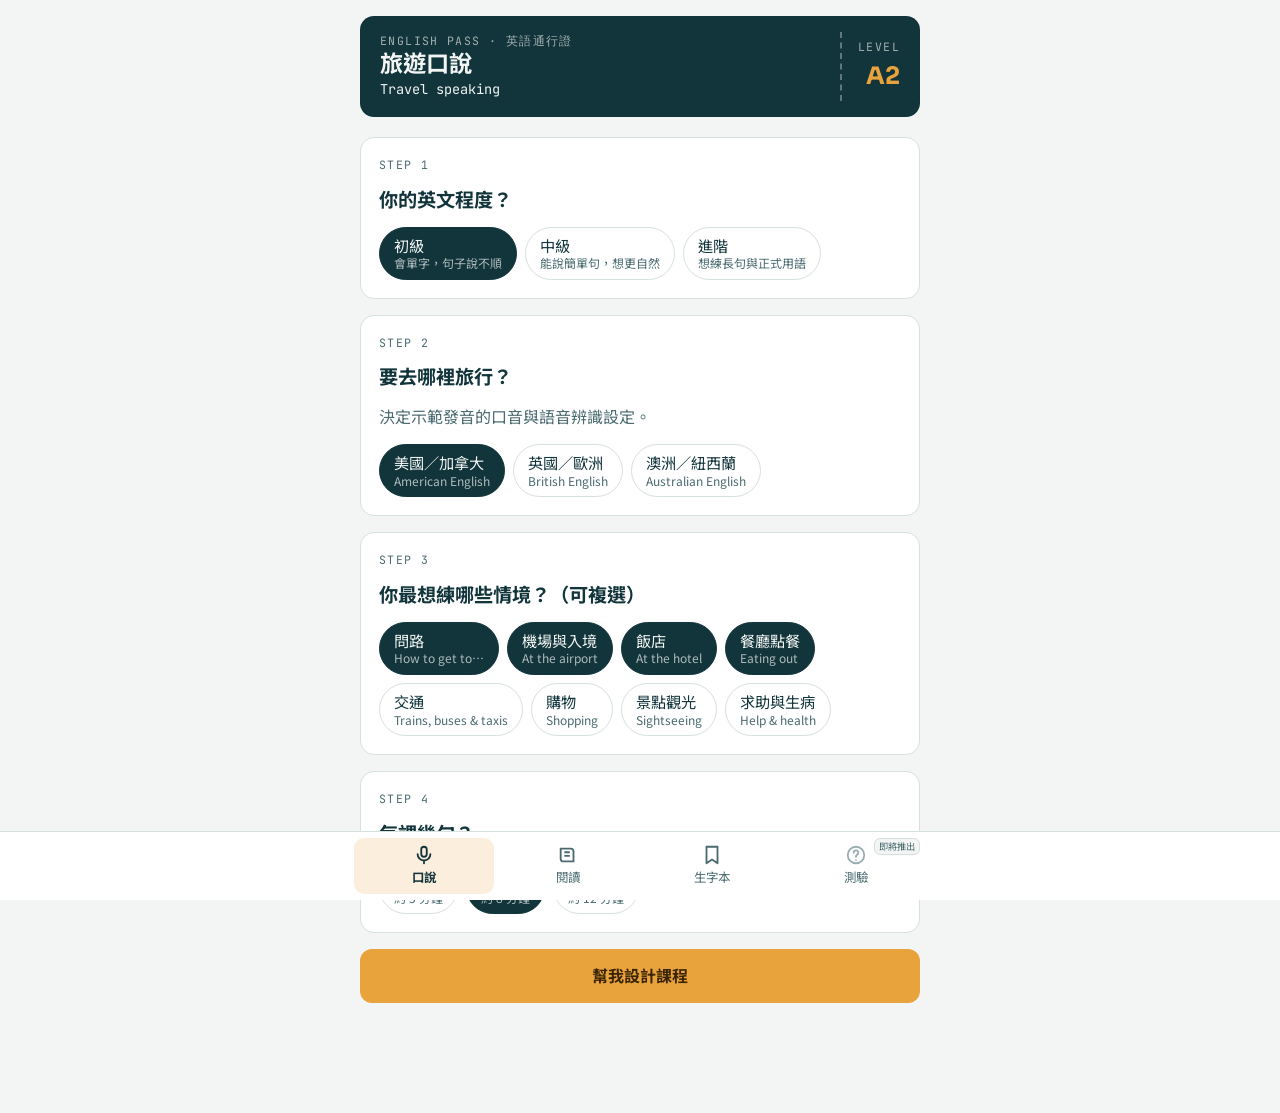
<file: index.html>
<!doctype html>
<html lang="zh-Hant">
<head>
<meta charset="utf-8">
<meta name="viewport" content="width=device-width, initial-scale=1, viewport-fit=cover">
<title>English Pass 英語通行證</title>
<link rel="preconnect" href="https://fonts.googleapis.com">
<link rel="stylesheet" href="https://fonts.googleapis.com/css2?family=Sora:wght@500;700&family=Noto+Sans+TC:wght@400;500;700&family=Noto+Serif+TC:wght@500;700&family=JetBrains+Mono:wght@500&display=swap">
<link rel="stylesheet" href="css/app.css">
</head>
<body>
<div class="wrap">

  <!-- 共用標頭：各模組用 App.setHeader() 改標題；#hdrAction 給模組放一個動作按鈕 -->
  <header class="ticket">
    <div>
      <div class="label">English Pass · 英語通行證</div>
      <h1 id="hdrTitle">English Pass</h1>
      <div class="route" id="hdrSub"></div>
    </div>
    <div class="stub">
      <div class="label">Level</div>
      <b id="hdrLevel">—</b>
    </div>
    <button class="menu-btn" id="hdrAction" hidden></button>
  </header>

  <!-- 模組畫面掛載點 -->
  <main id="view"></main>

  <!-- 共用單字卡 -->
  <div class="ws-back" id="wsBack" hidden></div>
  <div class="word-sheet" id="wordSheet" role="dialog" aria-label="單字解說" hidden>
    <button class="linkbtn" id="wsPrev" hidden style="align-self:flex-start"></button>
    <div class="ws-head">
      <div>
        <div class="ws-word" id="wsWord"></div>
        <div class="ws-base" id="wsBase" hidden></div>
        <div class="ws-pos" id="wsPos"></div>
        <div class="phon">
          <span class="ph-tag">KK</span><span class="ph" id="wsKK"></span>
          <span class="ph-tag">IPA</span><span class="ph" id="wsIpa"></span>
        </div>
      </div>
      <button class="btn btn-ghost" id="wsClose" style="padding:6px 12px" aria-label="關閉">✕</button>
    </div>
    <div class="row">
      <button class="btn btn-dark" id="wsPlay">▶ 發音</button>
      <button class="btn btn-ghost" id="wsSlow">慢速</button>
    </div>
    <div>
      <div class="label">意思</div>
      <div class="ws-zh" id="wsZh"></div>
    </div>
    <div id="wsParts" hidden>
      <div class="label">字的組成</div>
      <div class="formula" id="wsFormula"></div>
      <div class="ws-story" id="wsStory"></div>
    </div>
    <div id="wsFamily" hidden>
      <div class="label">字根家族 · 一次記一串</div>
      <p class="fam-tip">同一個字根的字意思相近，點任何一個字可以繼續往下學。</p>
      <div id="wsFamilyBody"></div>
    </div>
    <div id="wsPhrases" hidden>
      <div class="label">常用片語</div>
      <ul class="phrase-list" id="wsPhraseList"></ul>
    </div>
    <div class="ws-foot">
      <button class="btn btn-ghost" id="wsSave" aria-pressed="false">＋ 加入生字本</button>
      <a class="linkbtn" id="wsMore" href="#" target="_blank" rel="noopener">劍橋英漢字典 ↗</a>
    </div>
  </div>
</div>

<!-- 底部分頁：由已註冊的模組自動產生 -->
<nav class="tabs" id="tabs" aria-label="功能"></nav>

<!-- 1. 核心 -->
<script src="js/core/app.js"></script>
<script src="js/core/speech.js"></script>
<script src="js/core/dict.js"></script>

<!-- 2. 內容包（新增一期新聞：複製一個 data/news/*.js 並在這裡加一行） -->
<script src="data/speaking/travel.js"></script>
<script src="data/news/2026-09-25.js"></script>
<script src="data/roots.js"></script>  <!-- 字根家族與片語：放在內容包最後，只補字典沒有的字 -->

<!-- 3. 功能模組（新增功能：在 js/modules/ 加檔案並在這裡加一行） -->
<script src="js/modules/speaking.js"></script>
<script src="js/modules/reading.js"></script>
<script src="js/modules/wordbook.js"></script>
<script src="js/modules/soon.js"></script>

<script>App.start();</script>
</body>
</html>
</file>
<file: css/app.css>
/* English Pass — 共用樣式（tokens、元件）。模組專屬樣式放在檔案後段各自區塊。 */
:root{
  --ink:#12343b; --ink-soft:#4a6a70; --paper:#f2f5f3; --card:#ffffff; --line:#d6e0dd;
  --accent:#e8a33d; --accent-ink:#3a2500; --sky:#2c7a8c;
  --ok:#2e8b57; --ok-bg:#e3f3ea; --near:#b7791f; --near-bg:#fbf0dc; --miss:#c0503b; --miss-bg:#f9e4df;
  --display:"Sora","Noto Sans TC",system-ui,sans-serif;
  --body:"Noto Sans TC",system-ui,-apple-system,"PingFang TC","Microsoft JhengHei",sans-serif;
  --mono:"JetBrains Mono",ui-monospace,Menlo,monospace;
  color-scheme:light;
}
@media (prefers-color-scheme:dark){
  :root:not([data-theme="light"]){
    --ink:#e4efec; --ink-soft:#9bb5b1; --paper:#0f1c1f; --card:#172a2e; --line:#28434a;
    --accent:#f0b457; --accent-ink:#2a1a00; --sky:#6cc0d2;
    --ok:#5fcf8f; --ok-bg:#16352a; --near:#f0b457; --near-bg:#3a2e17; --miss:#ff8a74; --miss-bg:#3d201b;
    color-scheme:dark;
  }
}
:root[data-theme="dark"]{
  --ink:#e4efec; --ink-soft:#9bb5b1; --paper:#0f1c1f; --card:#172a2e; --line:#28434a;
  --accent:#f0b457; --accent-ink:#2a1a00; --sky:#6cc0d2;
  --ok:#5fcf8f; --ok-bg:#16352a; --near:#f0b457; --near-bg:#3a2e17; --miss:#ff8a74; --miss-bg:#3d201b;
  color-scheme:dark;
}
*{box-sizing:border-box}
[hidden]{display:none!important}
html,body{margin:0}
body{background:var(--paper);color:var(--ink);font-family:var(--body);font-size:16px;line-height:1.6;padding-inline:16px;padding-block:16px 110px;padding-top:max(16px,env(safe-area-inset-top));}
.wrap{max-width:560px;margin:0 auto;display:flex;flex-direction:column;gap:20px}
h1,h2,h3{font-family:var(--display);text-wrap:balance;margin:0;line-height:1.25}
h1{font-size:1.6rem}
h2{font-size:1.2rem}
.label{font-family:var(--mono);font-size:.72rem;letter-spacing:.12em;text-transform:uppercase;color:var(--ink-soft)}
.muted{color:var(--ink-soft)}
button{font:inherit;cursor:pointer;color:inherit}
button:focus-visible,input:focus-visible{outline:3px solid var(--accent);outline-offset:2px}

/* ticket header */
.ticket{background:var(--ink);color:var(--paper);border-radius:14px;padding:18px 20px;display:grid;grid-template-columns:1fr auto;gap:6px 16px;position:relative;overflow:hidden}
.ticket .label{color:color-mix(in srgb,var(--paper) 65%,transparent)}
.ticket h1{color:var(--paper)}
.ticket .route{font-family:var(--mono);font-size:.85rem;display:flex;gap:10px;align-items:center;flex-wrap:wrap}
.ticket .stub{border-left:2px dashed color-mix(in srgb,var(--paper) 35%,transparent);padding-left:16px;display:flex;flex-direction:column;justify-content:center;text-align:right}
.ticket .stub b{font-family:var(--display);font-size:1.5rem;color:var(--accent)}

.panel{background:var(--card);border:1px solid var(--line);border-radius:14px;padding:18px;display:flex;flex-direction:column;gap:14px}
.chips{display:flex;flex-wrap:wrap;gap:8px}
.chip{border:1.5px solid var(--line);background:transparent;border-radius:999px;padding:8px 14px;font-size:.95rem;display:flex;flex-direction:column;align-items:flex-start;line-height:1.3;text-align:left}
.chip small{color:var(--ink-soft);font-size:.75rem}
.chip[aria-pressed="true"]{border-color:var(--ink);background:var(--ink);color:var(--paper)}
.chip[aria-pressed="true"] small{color:color-mix(in srgb,var(--paper) 70%,transparent)}
.btn{border:none;border-radius:12px;padding:14px 18px;font-weight:700;font-size:1rem;display:inline-flex;align-items:center;justify-content:center;gap:8px}
.btn-primary{background:var(--accent);color:var(--accent-ink)}
.btn-dark{background:var(--ink);color:var(--paper)}
.btn-ghost{background:transparent;border:1.5px solid var(--line)}
.btn[disabled]{opacity:.45;cursor:not-allowed}
.row{display:flex;gap:10px;flex-wrap:wrap}
.row > .btn{flex:1 1 auto}
.linkbtn{background:none;border:none;color:var(--sky);text-decoration:underline;padding:0;font-size:.9rem}

/* course list */
.unit{display:grid;grid-template-columns:auto 1fr auto;gap:14px;align-items:center;background:var(--card);border:1px solid var(--line);border-radius:14px;padding:14px 16px;text-align:left;width:100%}
.unit .no{font-family:var(--mono);font-size:.8rem;color:var(--ink-soft);width:2.2em}
.unit h3{font-size:1.02rem}
.unit .meta{font-size:.85rem;color:var(--ink-soft)}
.badge{font-family:var(--mono);font-size:.8rem;padding:4px 10px;border-radius:999px;background:var(--paper);border:1px solid var(--line);white-space:nowrap;font-variant-numeric:tabular-nums}
.badge.done{background:var(--ok-bg);color:var(--ok);border-color:transparent}

/* lesson */
.topbar{display:flex;align-items:center;gap:12px}
.progress{flex:1;height:8px;background:var(--line);border-radius:99px;overflow:hidden}
.progress i{display:block;height:100%;background:var(--accent);width:0;transition:width .3s}
.stage-tag{display:inline-flex;gap:8px;align-items:center}
.stage-tag span{font-family:var(--mono);font-size:.75rem;background:var(--ink);color:var(--paper);padding:3px 8px;border-radius:6px;letter-spacing:.06em}
.zh{font-size:1.45rem;font-weight:700;line-height:1.45}
.en{font-family:var(--display);font-size:1.25rem;line-height:1.5;font-weight:500}
.cloze .gap{display:inline-block;min-width:3.2em;border-bottom:2.5px solid var(--accent);margin:0 2px;text-align:center;color:var(--ink-soft);font-family:var(--mono);font-size:.95rem}
.words{display:flex;flex-wrap:wrap;gap:6px}
.w{font-family:var(--display);font-size:1.1rem;padding:2px 8px;border-radius:6px}
.w.ok{background:var(--ok-bg);color:var(--ok)}
.w.near{background:var(--near-bg);color:var(--near)}
.w.miss{background:var(--miss-bg);color:var(--miss);text-decoration:underline wavy;text-underline-offset:4px}
.w.blank{outline:2px solid currentColor;outline-offset:1px}
.mic{width:84px;height:84px;border-radius:50%;border:none;background:var(--ink);color:var(--paper);display:grid;place-items:center;margin:0 auto;position:relative}
.mic.on{background:var(--miss)}
.mic.on::after{content:"";position:absolute;inset:-8px;border-radius:50%;border:3px solid var(--miss);animation:pulse 1.2s ease-out infinite}
@keyframes pulse{from{opacity:.8;transform:scale(.9)}to{opacity:0;transform:scale(1.25)}}
@media (prefers-reduced-motion:reduce){.mic.on::after{animation:none}.progress i{transition:none}}
.heard{min-height:1.6em;font-style:italic;color:var(--ink-soft);text-align:center}
.score{display:flex;align-items:baseline;gap:10px;justify-content:center}
.score b{font-family:var(--display);font-size:2.6rem;font-variant-numeric:tabular-nums}
.score.good b{color:var(--ok)} .score.mid b{color:var(--near)} .score.low b{color:var(--miss)}
.legend{display:flex;gap:12px;flex-wrap:wrap;font-size:.8rem;color:var(--ink-soft)}
.legend i{display:inline-block;width:10px;height:10px;border-radius:3px;margin-right:4px;vertical-align:middle}
.typein{display:flex;gap:8px}
.typein input{flex:1;min-width:0;font:inherit;padding:10px 12px;border-radius:10px;border:1.5px solid var(--line);background:var(--paper);color:var(--ink)}
.notice{background:var(--near-bg);color:var(--ink);border-radius:10px;padding:10px 12px;font-size:.9rem}
.sumrow{display:grid;grid-template-columns:1fr auto;gap:8px;padding:8px 0;border-bottom:1px solid var(--line);font-size:.95rem}
.sumrow:last-child{border-bottom:none}
.sumrow .n{font-family:var(--mono);font-variant-numeric:tabular-nums}
svg{display:block}
/* 可點的單字 */
.tok{background:none;border:none;padding:0 1px;font:inherit;color:inherit;border-bottom:1.5px dotted color-mix(in srgb,var(--ink) 35%,transparent);border-radius:3px;line-height:inherit}
.tok:hover,.tok:active{background:color-mix(in srgb,var(--accent) 25%,transparent)}
button.w{border:none;font-family:var(--display)}
.tip{font-size:.8rem;color:var(--ink-soft);margin-top:-6px}
/* 單字卡 */
.ws-back{position:fixed;inset:0;background:rgba(8,20,22,.45);z-index:10}
.word-sheet{position:fixed;left:50%;bottom:0;transform:translateX(-50%);width:min(560px,100%);z-index:11;background:var(--card);color:var(--ink);border-radius:18px 18px 0 0;border:1px solid var(--line);padding:20px 20px calc(20px + env(safe-area-inset-bottom,0px));display:flex;flex-direction:column;gap:14px;box-shadow:0 -10px 30px rgba(0,0,0,.18);max-height:85vh;overflow-y:auto;animation:up .2s ease-out}
@keyframes up{from{transform:translate(-50%,24px);opacity:.4}to{transform:translate(-50%,0);opacity:1}}
@media (prefers-reduced-motion:reduce){.word-sheet{animation:none}}
.ws-head{display:flex;justify-content:space-between;align-items:flex-start;gap:12px}
.ws-word{font-family:var(--display);font-size:2rem;font-weight:700;line-height:1.2}
.ws-pos{font-style:italic;color:var(--ink-soft);font-size:.9rem}
.phon{display:grid;grid-template-columns:auto 1fr;gap:4px 10px;align-items:center;margin-top:6px}
.ph-tag{font-family:var(--mono);font-size:.68rem;letter-spacing:.08em;background:var(--ink);color:var(--paper);border-radius:4px;padding:1px 6px;text-align:center}
.ph{font-family:"Noto Sans","Lucida Sans Unicode","Arial Unicode MS",var(--body);font-size:1.05rem;color:var(--ink)}
/* 單元選單 */
.menu-btn{grid-column:1 / -1;cursor:pointer;justify-self:start;display:inline-flex;align-items:center;gap:8px;background:color-mix(in srgb,var(--paper) 14%,transparent);border:1px solid color-mix(in srgb,var(--paper) 30%,transparent);color:var(--paper);border-radius:999px;padding:6px 14px;font-size:.9rem;margin-top:6px}
.drawer{position:fixed;top:0;bottom:0;right:0;width:min(420px,92vw);z-index:9;background:var(--paper);color:var(--ink);border-left:1px solid var(--line);padding:calc(16px + env(safe-area-inset-top,0px)) 16px calc(24px + env(safe-area-inset-bottom,0px));overflow-y:auto;display:flex;flex-direction:column;gap:10px;box-shadow:-10px 0 30px rgba(0,0,0,.2);animation:slide .2s ease-out}
@keyframes slide{from{transform:translateX(30px);opacity:.5}to{transform:none;opacity:1}}
@media (prefers-reduced-motion:reduce){.drawer{animation:none}}
#menuBody{display:flex;flex-direction:column;gap:10px}
.m-unit{background:var(--card);border:1px solid var(--line);border-radius:12px;padding:12px 14px;display:flex;flex-direction:column;gap:10px}
.m-unit.current{border-color:var(--accent);box-shadow:inset 3px 0 0 var(--accent)}
.m-top{display:grid;grid-template-columns:auto 1fr auto;gap:12px;align-items:center}
.m-top .no{font-family:var(--mono);font-size:.8rem;color:var(--ink-soft);width:1.8em}
.m-title{display:flex;flex-direction:column;line-height:1.35}
.m-title small{color:var(--ink-soft);font-size:.8rem}
.m-sents{margin:0;padding:0;list-style:none;display:flex;flex-direction:column;gap:10px;border-top:1px dashed var(--line);padding-top:10px}
.m-sents li{display:grid;grid-template-columns:auto 1fr;gap:10px;align-items:start}
.m-play{width:32px;height:32px;border-radius:50%;border:1px solid var(--line);background:var(--paper);display:grid;place-items:center}
.m-zh{font-weight:700;font-size:.95rem}
.m-en{font-family:var(--display);font-size:.95rem}
.ws-zh{font-size:1.1rem;font-weight:500}
.formula{display:flex;flex-wrap:wrap;align-items:center;gap:8px;margin-top:6px}
.piece{display:flex;flex-direction:column;align-items:center;background:var(--paper);border:1px solid var(--line);border-radius:10px;padding:6px 12px;line-height:1.3}
.piece b{font-family:var(--display);font-size:1.1rem}
.piece small{color:var(--ink-soft);font-size:.8rem}
.piece.plain{font-size:.9rem}
.plus{color:var(--accent);font-weight:700;font-size:1.2rem}
.ws-story{margin-top:8px;font-size:.95rem;line-height:1.6}

/* ================= 共用版面 ================= */
.stack{display:flex;flex-direction:column;gap:16px}
.section-head{display:flex;justify-content:space-between;align-items:end;gap:12px;flex-wrap:wrap}
#view{display:block}
.ticket{padding:16px 20px}
.ticket h1{font-size:1.45rem}
.ticket .route:empty{display:none}
.tok.key{border-bottom:2.5px solid var(--accent);background:color-mix(in srgb,var(--accent) 12%,transparent)}
.key-sample{border-bottom:2.5px solid var(--accent);background:color-mix(in srgb,var(--accent) 12%,transparent);padding:0 2px}
.ws-base{font-size:.85rem;color:var(--sky)}
.ws-foot{display:flex;align-items:center;justify-content:space-between;gap:12px;flex-wrap:wrap;border-top:1px dashed var(--line);padding-top:12px}
#wsSave[aria-pressed="true"]{border-color:var(--ok);color:var(--ok)}

/* ================= 底部分頁 ================= */
.tabs{position:fixed;left:0;right:0;bottom:0;z-index:7;display:flex;justify-content:center;gap:4px;background:var(--card);border-top:1px solid var(--line);padding:6px 8px calc(6px + env(safe-area-inset-bottom,0px))}
.tab{flex:1 1 0;max-width:140px;background:none;border:none;border-radius:10px;padding:6px 4px;display:flex;flex-direction:column;align-items:center;gap:2px;color:var(--ink-soft);font-size:.78rem;position:relative}
.tab[aria-current="page"]{color:var(--ink);background:color-mix(in srgb,var(--accent) 18%,transparent)}
.tab[aria-current="page"] span{font-weight:700}
.tab em{position:absolute;top:0;right:6px;font-style:normal;font-size:.58rem;background:var(--paper);border:1px solid var(--line);border-radius:6px;padding:0 4px;color:var(--ink-soft)}
.tab[data-soon] svg{opacity:.55}

/* ================= 閱讀模組 ================= */
.news-list{display:flex;flex-direction:column;gap:10px}
.news-card{display:flex;flex-direction:column;gap:6px;text-align:left;background:var(--card);border:1px solid var(--line);border-radius:14px;padding:14px 16px;width:100%}
.news-card:hover{border-color:var(--ink-soft)}
.news-card.small{padding:10px 14px;gap:3px}
.news-card.small .nc-title{font-size:.98rem}
.news-card.small .nc-zh{font-size:.85rem}
.nc-meta{display:flex;flex-wrap:wrap;gap:6px 10px;align-items:center;font-family:var(--mono);font-size:.72rem;color:var(--ink-soft);letter-spacing:.03em}
.cat{font-family:var(--body);font-size:.75rem;font-weight:700;padding:2px 8px;border-radius:6px;background:var(--ink);color:var(--paper);letter-spacing:0}
.cat-tech{background:#2c5f8c;color:#fff}.cat-education{background:#6b4f9c;color:#fff}.cat-world{background:#9c3f3f;color:#fff}
.cat-finance{background:#2e7d5b;color:#fff}.cat-health{background:#b3542f;color:#fff}.cat-environment{background:#4d7a2a;color:#fff}
.read-mark{color:var(--ok)}
.nc-title{font-family:var(--display);font-weight:700;font-size:1.12rem;line-height:1.35;color:var(--ink)}
.nc-zh{font-size:.95rem;color:var(--ink)}
.nc-src{font-size:.78rem;color:var(--ink-soft)}
.reader .r-title{font-size:1.55rem;line-height:1.35}
.reader .r-title .tok{border-bottom-width:1.5px}
.r-title-zh{margin:-8px 0 0;font-family:"Noto Serif TC",var(--body);font-size:1.1rem;color:var(--ink-soft)}
.r-tools{display:flex;gap:10px;flex-wrap:wrap;position:sticky;top:env(safe-area-inset-top,0px);z-index:5;background:var(--paper);padding-block:8px}
.r-tools .btn{padding:10px 14px;flex:0 1 auto}
.r-body{display:flex;flex-direction:column;gap:6px}
.para{display:grid;grid-template-columns:1fr auto;gap:4px 10px;padding:10px 12px;border-radius:12px;border:1px solid transparent;transition:background .2s}
.para.speaking{background:color-mix(in srgb,var(--accent) 14%,var(--card));border-color:color-mix(in srgb,var(--accent) 45%,transparent)}
.p-en{margin:0;font-family:var(--display);font-size:1.08rem;line-height:1.85;max-width:65ch}
.p-tools{display:flex;flex-direction:column;gap:6px}
.mini{width:32px;height:32px;border-radius:50%;border:1px solid var(--line);background:var(--card);display:grid;place-items:center;font-size:.8rem;font-weight:700;padding:0}
.p-zh{grid-column:1 / -1;margin:0;font-family:"Noto Serif TC",var(--body);font-size:1rem;line-height:1.8;color:var(--ink-soft);border-left:3px solid var(--line);padding-left:12px}
.vocab-list{display:grid;grid-template-columns:repeat(auto-fill,minmax(230px,1fr));gap:8px}
.vocab{display:flex;flex-direction:column;gap:2px;text-align:left;background:var(--paper);border:1px solid var(--line);border-radius:10px;padding:10px 12px}
.vocab b{font-family:var(--display);font-size:1.05rem}
.v-ph{font-family:"Noto Sans","Lucida Sans Unicode",var(--body);font-size:.85rem;color:var(--ink-soft)}
.v-zh{font-size:.9rem}
.v-zh i{color:var(--ink-soft);margin-right:4px}
.pattern{display:flex;flex-direction:column;gap:4px;padding-block:8px;border-bottom:1px dashed var(--line)}
.pattern:last-child{border-bottom:none}
.pt-en{font-family:var(--display);font-weight:500}
.pt-zh{font-size:.92rem;color:var(--ink-soft)}
.source-note{font-size:.85rem;color:var(--ink-soft);line-height:1.7}
.source-note a{color:var(--sky)}
@media (prefers-reduced-motion:reduce){.para{transition:none}}

/* ================= 生字本 ================= */
.wb-list{display:flex;flex-direction:column;gap:8px}
.wb-row{display:grid;grid-template-columns:auto 1fr auto;gap:10px;align-items:center;background:var(--card);border:1px solid var(--line);border-radius:12px;padding:10px 12px}
.wb-main{display:flex;flex-direction:column;gap:2px;text-align:left;background:none;border:none;padding:0;min-width:0}
.wb-main b{font-family:var(--display);font-size:1.08rem}
.wb-from{font-size:.75rem;color:var(--ink-soft)}
.wb-del{background:none;border:1px solid var(--line);border-radius:8px;width:32px;height:32px;color:var(--ink-soft)}
.plan{margin:0;padding-left:1.2em;display:flex;flex-direction:column;gap:6px}

/* ================= 單字卡：字根家族、片語 ================= */
.fam-tip{margin:4px 0 8px;font-size:.82rem;color:var(--ink-soft)}
#wsFamilyBody{display:flex;flex-direction:column;gap:12px}
.fam{border:1px solid var(--line);border-radius:12px;padding:10px 12px;background:var(--paper)}
.fam-head{display:flex;flex-wrap:wrap;align-items:baseline;gap:4px 8px;margin-bottom:8px}
.fam-head b{font-family:var(--display);font-size:1.15rem;color:var(--accent-ink);background:var(--accent);padding:0 8px;border-radius:6px}
.fam-head small{color:var(--ink-soft);font-size:.78rem}
.fam-list{display:grid;grid-template-columns:repeat(auto-fill,minmax(150px,1fr));gap:6px}
.fam-word{display:grid;grid-template-columns:1fr;gap:1px;text-align:left;background:var(--card);border:1px solid var(--line);border-radius:10px;padding:7px 10px}
.fam-word b{font-family:var(--display);font-size:1rem}
.fam-word em{font-style:normal;font-size:.85rem}
.fam-word span{font-size:.72rem;color:var(--ink-soft);line-height:1.4}
.fam-word.self{border-color:var(--accent);box-shadow:inset 0 0 0 1px var(--accent)}
.fam-word:hover{border-color:var(--ink-soft)}
.fam-note{margin:8px 0 0;font-size:.82rem;color:var(--sky)}
.phrase-list{list-style:none;margin:6px 0 0;padding:0;display:flex;flex-direction:column;gap:8px}
.phrase-list li{display:grid;grid-template-columns:auto 1fr;gap:10px;align-items:center}
.phrase-list b{font-family:var(--display);font-weight:500;display:block}
.phrase-list span{font-size:.85rem;color:var(--ink-soft)}

/* ================= 閱讀：語速、逐句標示 ================= */
.speed{display:inline-flex;align-items:center;gap:2px;border:1.5px solid var(--line);border-radius:12px;padding:3px;background:var(--card)}
.speed-label{font-size:.78rem;color:var(--ink-soft);padding:0 6px}
.speed-opt{background:none;border:none;border-radius:9px;padding:5px 10px;font-size:.88rem;display:flex;flex-direction:column;align-items:center;line-height:1.2}
.speed-opt small{font-family:var(--mono);font-size:.62rem;color:var(--ink-soft)}
.speed-opt[aria-pressed="true"]{background:var(--ink);color:var(--paper);font-weight:700}
.speed-opt[aria-pressed="true"] small{color:color-mix(in srgb,var(--paper) 70%,transparent)}
.sent{border-radius:4px;transition:background .15s}
.sent.now{background:color-mix(in srgb,var(--accent) 38%,transparent)}
@media (prefers-reduced-motion:reduce){.sent{transition:none}}
</file>
